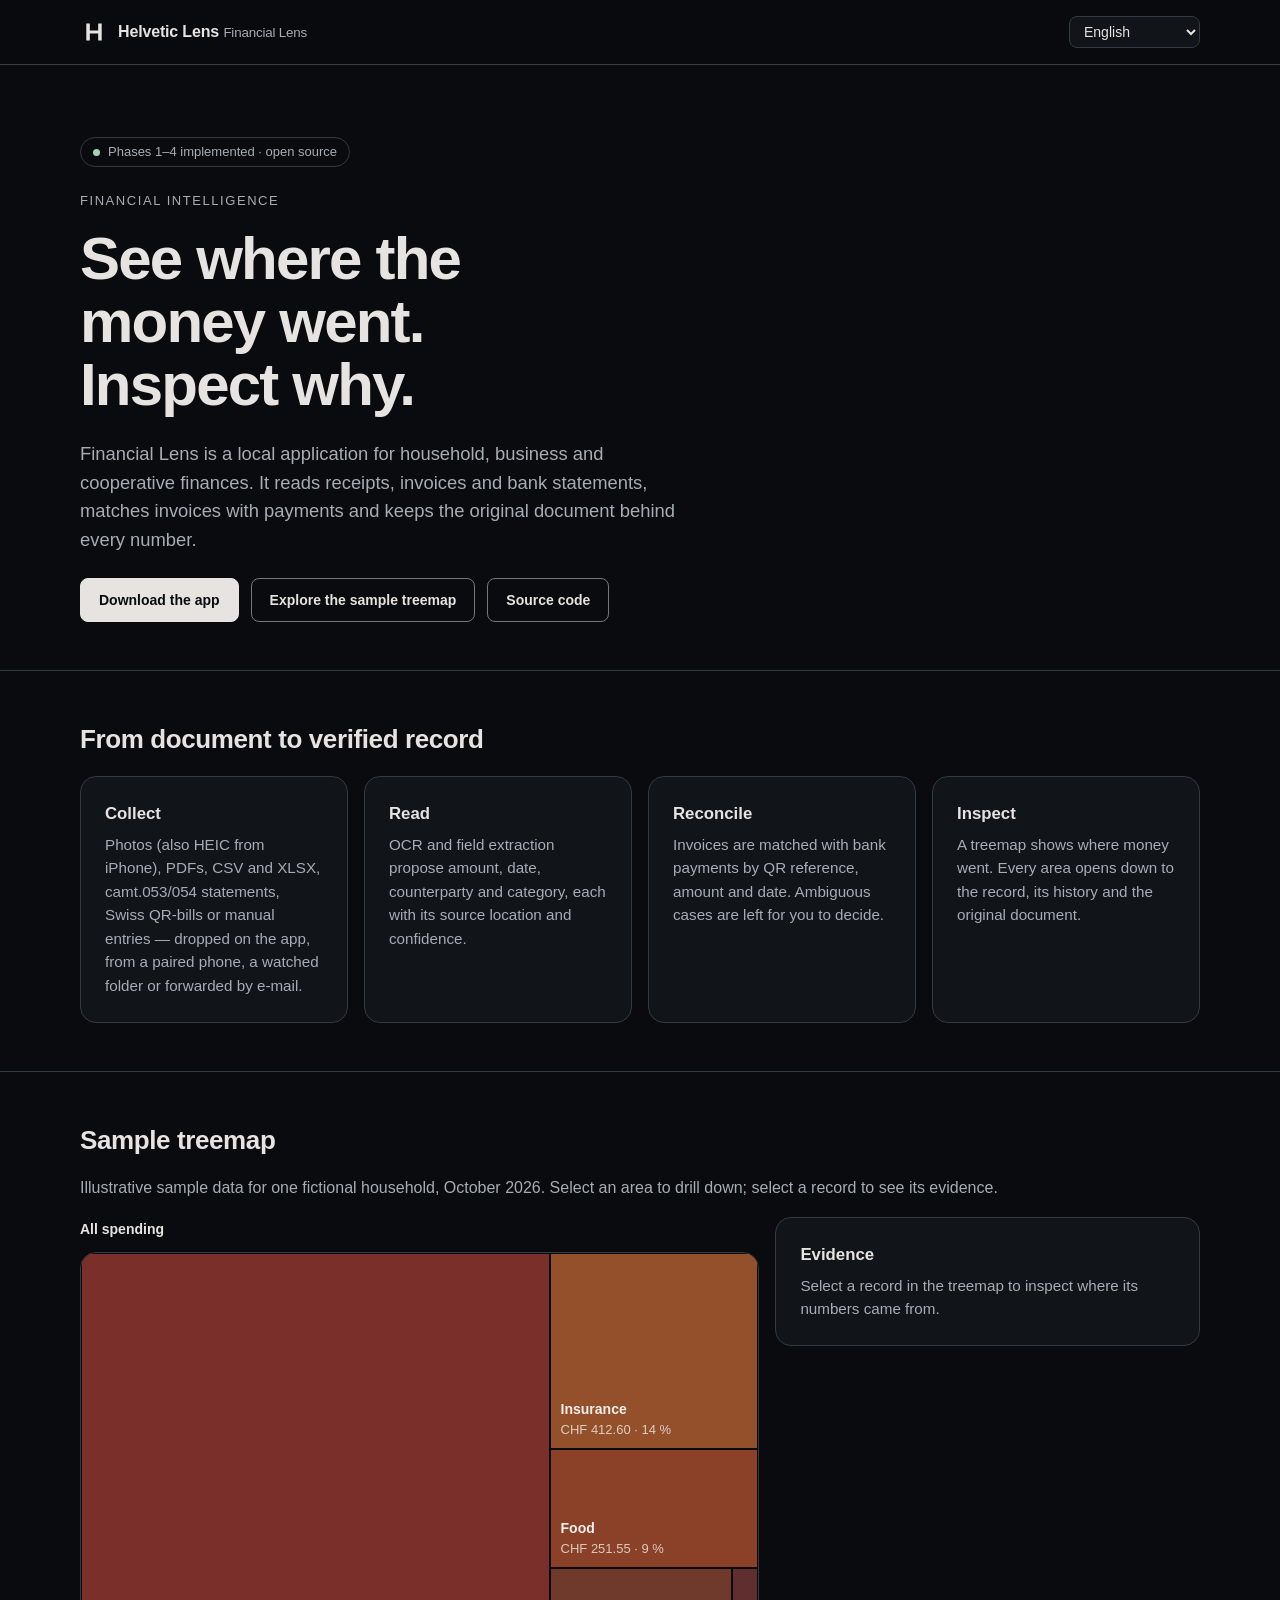
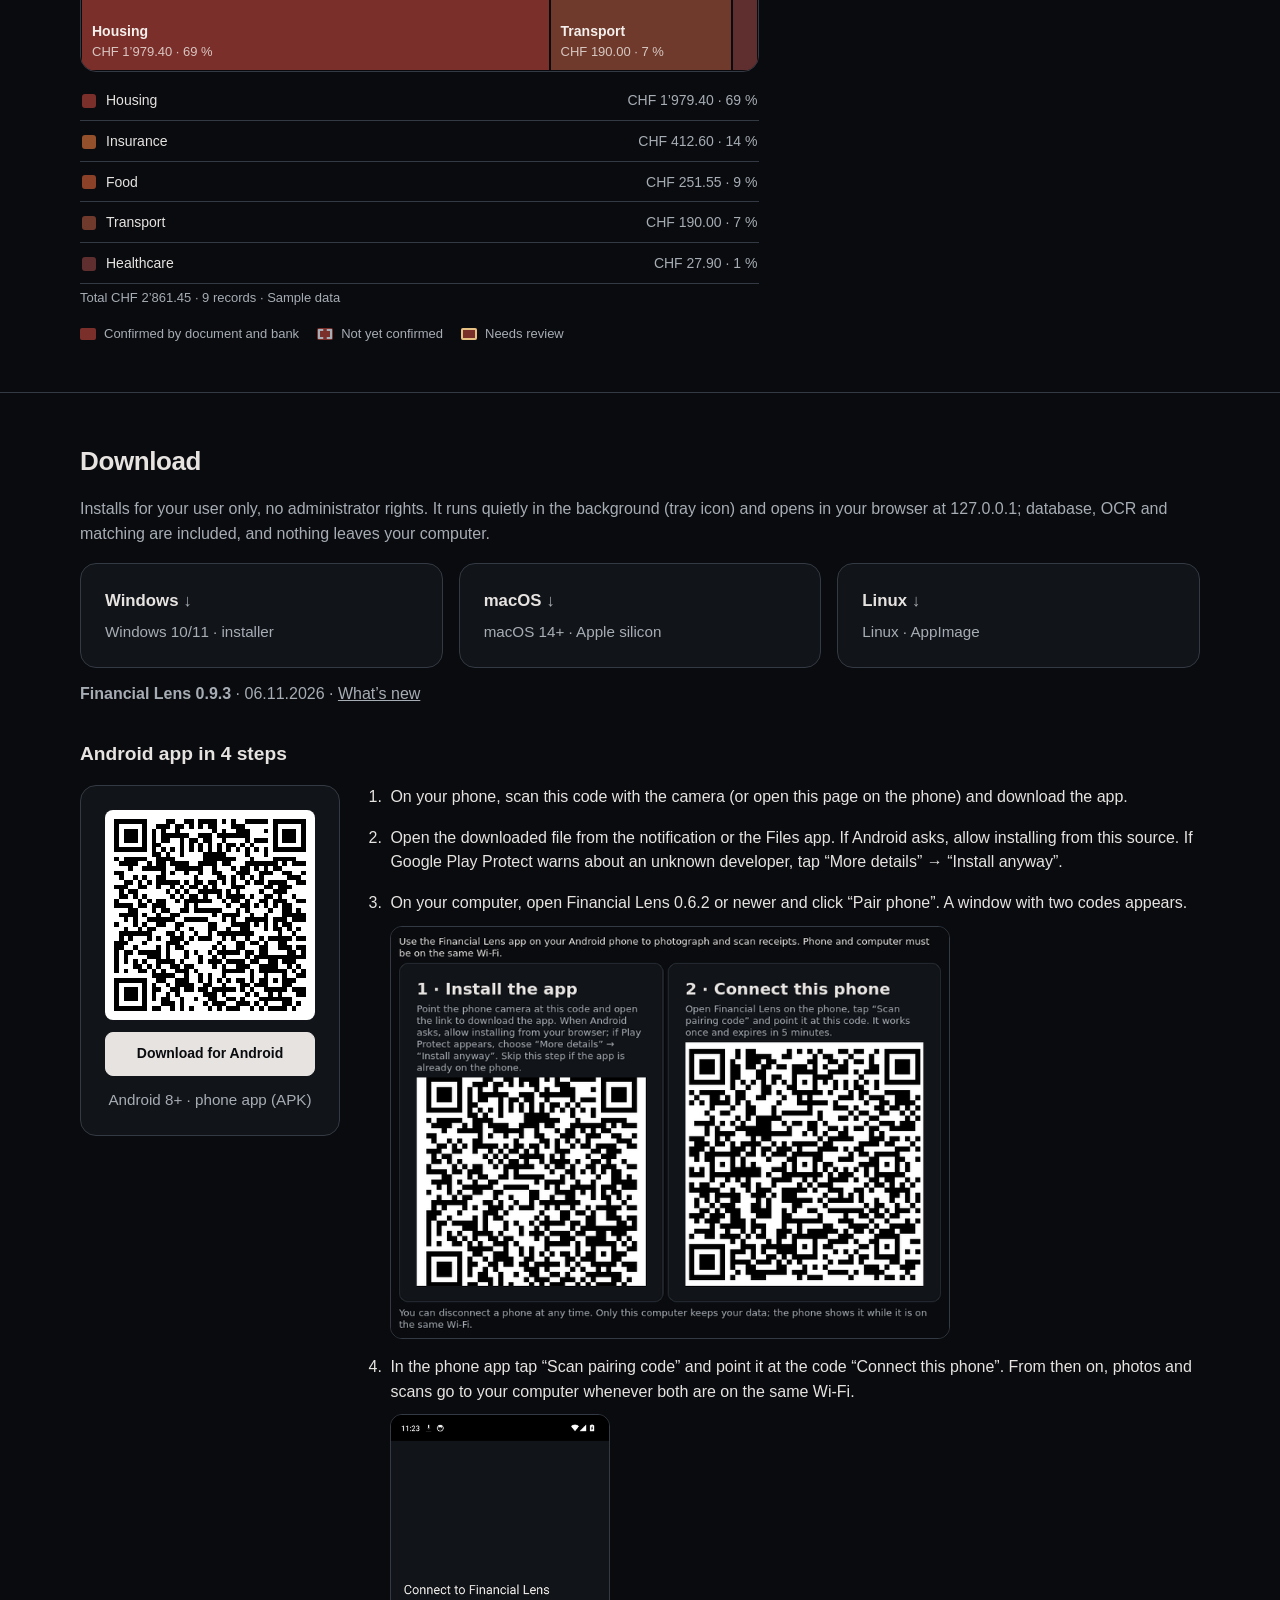
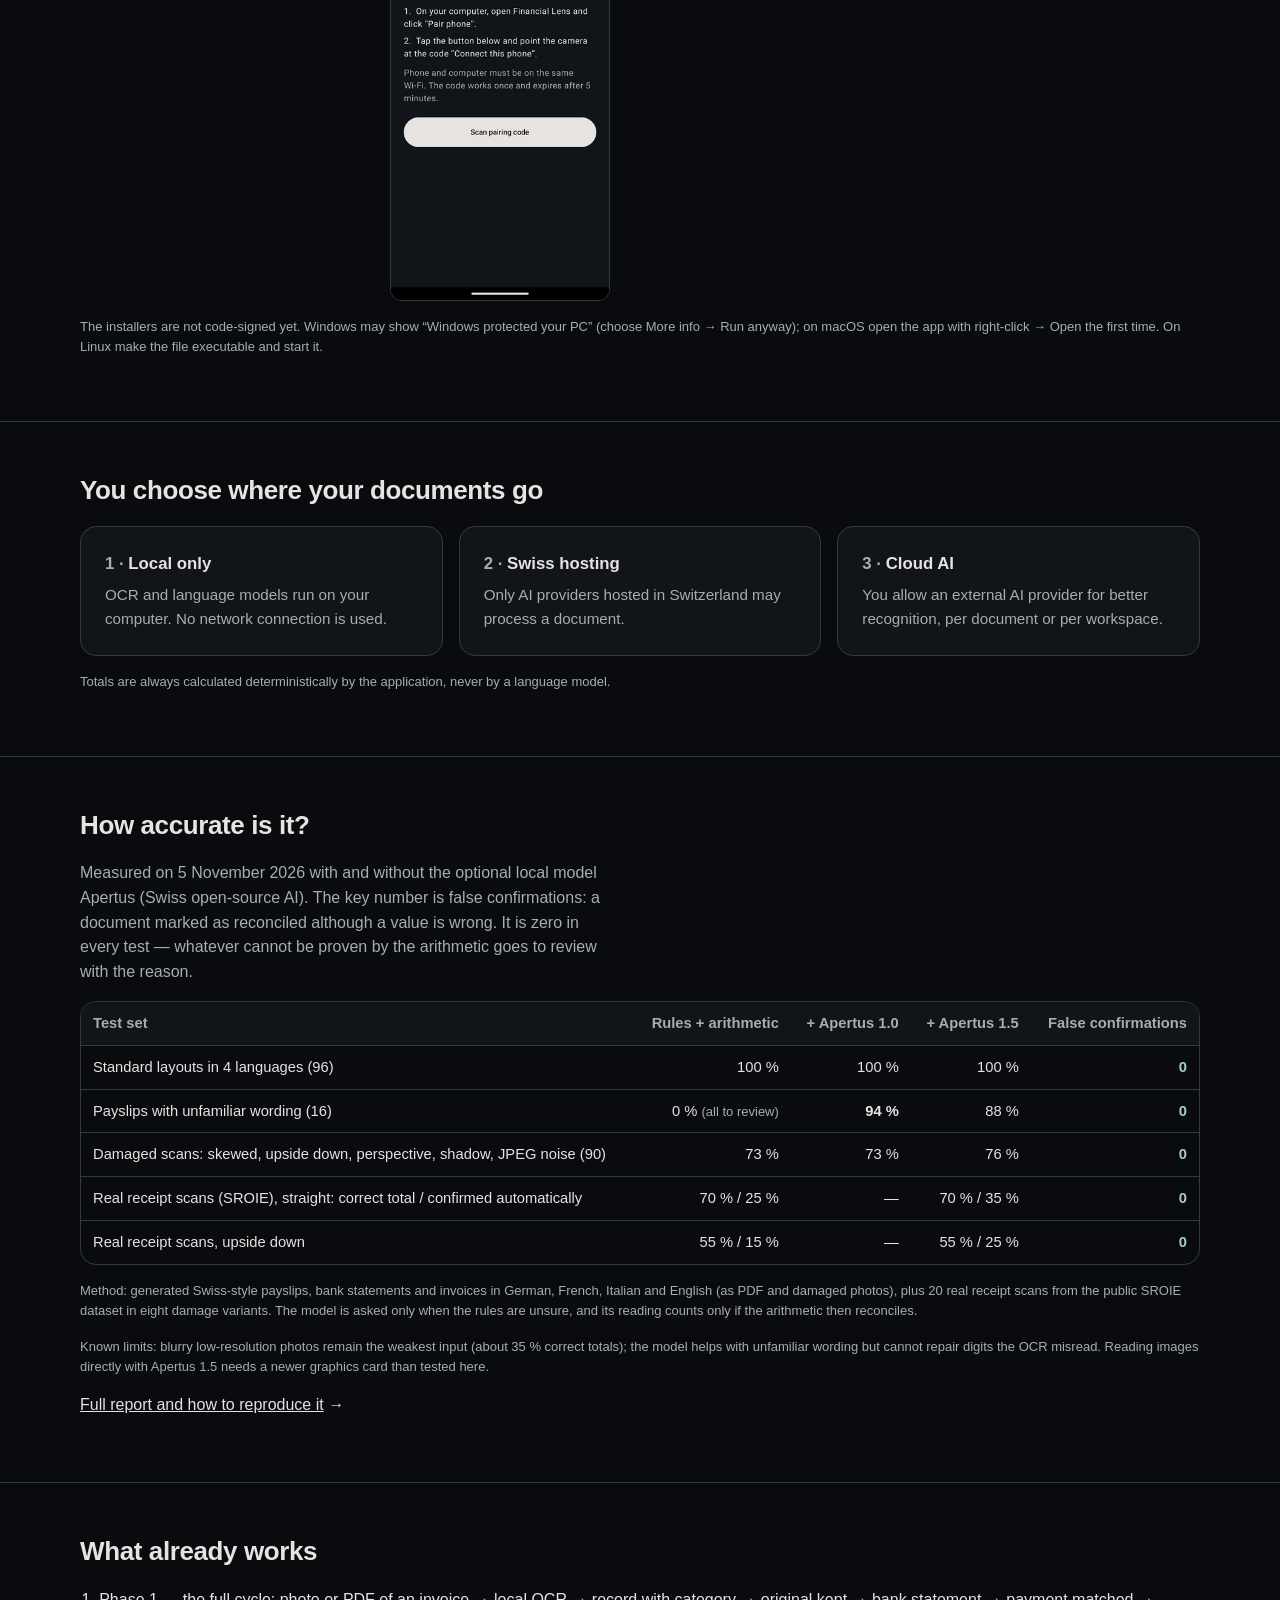
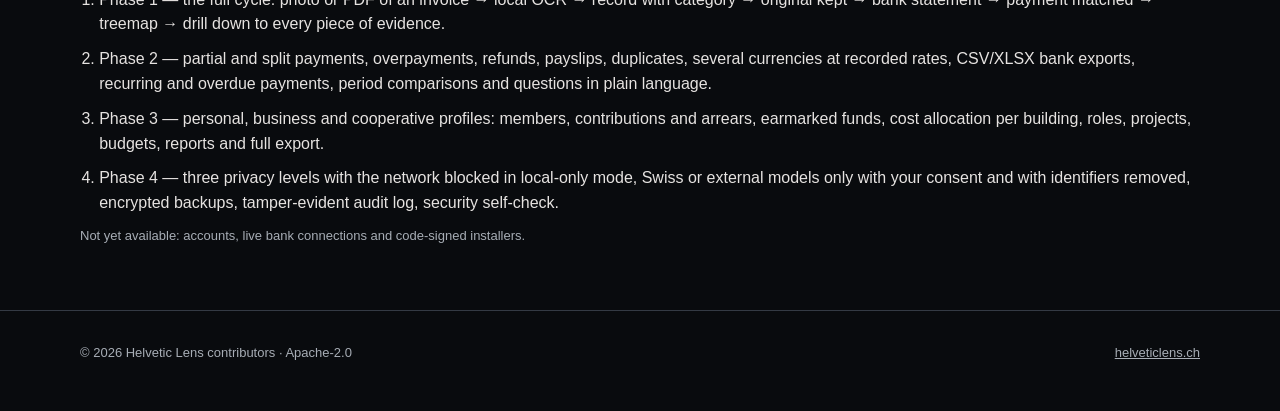
<file: site/index.html>
<!doctype html>
<html lang="en-CH">
<head>
  <meta charset="utf-8">
  <meta name="viewport" content="width=device-width, initial-scale=1">
  <title>Financial Lens · Helvetic Lens</title>
  <meta name="description" content="Evidence-first, offline-first finance for households, businesses and cooperatives. Open source.">
  <link rel="icon" href="assets/favicon.svg?v=20261105170258" type="image/svg+xml">
  <link rel="stylesheet" href="assets/design-tokens.css?v=20261105170258">
  <link rel="stylesheet" href="assets/site.css?v=20261106163000">
</head>
<body>
  <a class="skip" href="#main" data-i18n="skip">Skip to content</a>
  <header class="top">
    <div class="wrap">
      <a class="brand" href="./"><img src="assets/favicon.svg?v=20261105170258" alt=""> <span>Helvetic Lens <small>Financial Lens</small></span></a>
      <label class="lang"><span class="skip" data-i18n="language">Language</span>
        <select id="lang" aria-label="Language">
          <option value="en-CH">English</option>
          <option value="de-CH">Deutsch</option>
          <option value="fr-CH">Français</option>
          <option value="it-CH">Italiano</option>
          <option value="rm">Rumantsch</option>
        </select>
      </label>
    </div>
  </header>

  <main id="main">
    <div class="wrap hero">
      <p class="status ok" data-i18n="status">Phases 1–4 implemented · open source</p>
      <p class="eyebrow" data-i18n="eyebrow">Financial intelligence</p>
      <h1 data-i18n="title">See where the money went. Inspect why.</h1>
      <p class="lead" data-i18n="lead">Financial Lens is a local application for household, business and cooperative finances. It reads receipts, invoices and bank statements, matches invoices with payments and keeps the original document behind every number.</p>
      <div class="actions">
        <a class="btn primary" href="#download" data-i18n="ctaDownload">Download the app</a>
        <a class="btn" href="#demo" data-i18n="ctaDemo">Explore the sample treemap</a>
        <a class="btn" href="https://github.com/HappyMiha/helveticlens-finance" data-i18n="ctaCode">Source code</a>
      </div>
    </div>

    <section aria-labelledby="h-how">
      <div class="wrap">
        <h2 id="h-how" data-i18n="howTitle">From document to verified record</h2>
        <div class="grid">
          <div class="card"><h3 data-i18n="s1t">Collect</h3><p data-i18n="s1">Photos (also HEIC from iPhone), PDFs, CSV and XLSX, camt.053/054 statements, Swiss QR-bills or manual entries — dropped on the app, from a paired phone, a watched folder or forwarded by e-mail.</p></div>
          <div class="card"><h3 data-i18n="s2t">Read</h3><p data-i18n="s2">OCR and field extraction propose amount, date, counterparty and category, each with its source location and confidence.</p></div>
          <div class="card"><h3 data-i18n="s3t">Reconcile</h3><p data-i18n="s3">Invoices are matched with bank payments by QR reference, amount and date. Ambiguous cases are left for you to decide.</p></div>
          <div class="card"><h3 data-i18n="s4t">Inspect</h3><p data-i18n="s4">A treemap shows where money went. Every area opens down to the record, its history and the original document.</p></div>
        </div>
      </div>
    </section>

    <section id="demo" aria-labelledby="h-demo">
      <div class="wrap">
        <h2 id="h-demo" data-i18n="demoTitle">Sample treemap</h2>
        <p class="muted" data-i18n="demoNote">Illustrative sample data for one fictional household, October 2026. Select an area to drill down; select a record to see its evidence.</p>
        <div class="demo">
          <div>
            <nav class="crumbs" id="crumbs" aria-label="Breadcrumb"></nav>
            <div class="treemap" id="treemap" role="group" aria-label="Treemap"></div>
            <ul class="tm-list" id="tm-list" aria-label="Areas in this view"></ul>
            <p class="meta num" id="total"></p>
            <ul class="legend meta">
              <li><span class="lg lg-confirmed"></span><span data-i18n="lgConfirmed">Confirmed by document and bank</span></li>
              <li><span class="lg lg-unconfirmed"></span><span data-i18n="lgUnconfirmed">Not yet confirmed</span></li>
              <li><span class="lg lg-review"></span><span data-i18n="lgReview">Needs review</span></li>
            </ul>
          </div>
          <aside class="card evidence" id="evidence" aria-live="polite">
            <h3 data-i18n="evTitle">Evidence</h3>
            <p class="muted" data-i18n="evEmpty">Select a record in the treemap to inspect where its numbers came from.</p>
          </aside>
        </div>
      </div>
    </section>

    <section id="download" aria-labelledby="h-download">
      <div class="wrap">
        <h2 id="h-download" data-i18n="dlTitle">Download</h2>
        <p class="muted" data-i18n="dlLead">Installs for your user only, no administrator rights. It runs quietly in the background (tray icon) and opens in your browser at 127.0.0.1; database, OCR and matching are included, and nothing leaves your computer.</p>
        <div class="grid downloads">
          <a class="card dl" href="https://github.com/HappyMiha/helveticlens-finance/releases/latest/download/FinancialLens-Setup-x64.exe"><h3>Windows</h3><p data-i18n="dlWin">Windows 10/11 · installer</p></a>
          <a class="card dl" href="https://github.com/HappyMiha/helveticlens-finance/releases/latest/download/FinancialLens-macOS-arm64.dmg"><h3>macOS</h3><p data-i18n="dlMac">macOS 14+ · Apple silicon</p></a>
          <a class="card dl" href="https://github.com/HappyMiha/helveticlens-finance/releases/latest/download/FinancialLens-x86_64.AppImage"><h3>Linux</h3><p data-i18n="dlLinux">Linux · AppImage</p></a>
        </div>
        <p class="muted dl-version"><strong>Financial Lens 0.9.3</strong> · 06.11.2026 · <a href="https://github.com/HappyMiha/helveticlens-finance/releases" data-i18n="dlNews">What’s new</a></p>
        <h3 class="guide-title" id="android" data-i18n="gTitle">Android app in 4 steps</h3>
        <div class="android-guide">
          <div class="card qrcard">
            <img src="assets/guide/android-download-qr.png" width="222" height="222" alt="QR code: download the Financial Lens Android app">
            <a class="btn primary" href="https://github.com/HappyMiha/helveticlens-finance/releases/latest/download/FinancialLens-Android.apk" data-i18n="gBtn">Download for Android</a>
            <p class="meta" data-i18n="dlAndroid">Android 8+ · phone app (APK)</p>
          </div>
          <ol class="steps">
            <li data-i18n="g1">On your phone, scan this code with the camera (or open this page on the phone) and download the app.</li>
            <li data-i18n="g2">Open the downloaded file from the notification or the Files app. If Android asks, allow installing from this source. If Google Play Protect warns about an unknown developer, tap “More details” → “Install anyway”.</li>
            <li><span data-i18n="g3">On your computer, open Financial Lens 0.6.2 or newer and click “Pair phone”. A window with two codes appears.</span>
              <img class="shot" src="assets/guide/desktop-pair.png" width="720" height="530" alt="The Pair phone window on the computer with two codes" loading="lazy"></li>
            <li><span data-i18n="g4">In the phone app tap “Scan pairing code” and point it at the code “Connect this phone”. From then on, photos and scans go to your computer whenever both are on the same Wi-Fi.</span>
              <img class="shot phone" src="assets/guide/phone-pair.png" width="360" height="800" alt="The pairing screen of the phone app" loading="lazy"></li>
          </ol>
        </div>
        <p class="meta note" data-i18n="dlUnsigned">The installers are not code-signed yet. Windows may show “Windows protected your PC” (choose More info → Run anyway); on macOS open the app with right-click → Open the first time. On Linux make the file executable and start it.</p>
      </div>
    </section>

    <section aria-labelledby="h-privacy">
      <div class="wrap levels">
        <h2 id="h-privacy" data-i18n="privTitle">You choose where your documents go</h2>
        <div class="grid">
          <div class="card"><h3 data-i18n="p1t">Local only</h3><p data-i18n="p1">OCR and language models run on your computer. No network connection is used.</p></div>
          <div class="card"><h3 data-i18n="p2t">Swiss hosting</h3><p data-i18n="p2">Only AI providers hosted in Switzerland may process a document.</p></div>
          <div class="card"><h3 data-i18n="p3t">Cloud AI</h3><p data-i18n="p3">You allow an external AI provider for better recognition, per document or per workspace.</p></div>
        </div>
        <p class="meta note" data-i18n="privNote">Totals are always calculated deterministically by the application, never by a language model.</p>
      </div>
    </section>

    <section id="accuracy" aria-labelledby="h-acc">
      <div class="wrap">
        <h2 id="h-acc" data-i18n="accTitle">How accurate is it?</h2>
        <p class="lead small-lead" data-i18n="accLead">Measured on 5 November 2026 with and without the optional local model Apertus (Swiss open-source AI). The key number is false confirmations: a document marked as reconciled although a value is wrong. It is zero in every test — whatever cannot be proven by the arithmetic goes to review with the reason.</p>
        <div class="table-scroll">
          <table class="acc num">
            <thead><tr><th data-i18n="accSet">Test set</th><th data-i18n="accRules">Rules + arithmetic</th>
              <th>+ Apertus 1.0</th><th>+ Apertus 1.5</th><th data-i18n="accFalse">False confirmations</th></tr></thead>
            <tbody>
              <tr><td data-i18n="accR5">Standard layouts in 4 languages (96)</td><td>100 %</td><td>100 %</td><td>100 %</td><td class="zero">0</td></tr>
              <tr><td data-i18n="accR1">Payslips with unfamiliar wording (16)</td><td>0 % <span class="meta">(<span data-i18n="accReview">all to review</span>)</span></td><td><strong>94 %</strong></td><td>88 %</td><td class="zero">0</td></tr>
              <tr><td data-i18n="accR2">Damaged scans: skewed, upside down, perspective, shadow, JPEG noise (90)</td><td>73 %</td><td>73 %</td><td>76 %</td><td class="zero">0</td></tr>
              <tr><td data-i18n="accR3">Real receipt scans (SROIE), straight: correct total / confirmed automatically</td><td>70 % / 25 %</td><td>—</td><td>70 % / 35 %</td><td class="zero">0</td></tr>
              <tr><td data-i18n="accR4">Real receipt scans, upside down</td><td>55 % / 15 %</td><td>—</td><td>55 % / 25 %</td><td class="zero">0</td></tr>
            </tbody>
          </table>
        </div>
        <p class="meta note" data-i18n="accHow">Method: generated Swiss-style payslips, bank statements and invoices in German, French, Italian and English (as PDF and damaged photos), plus 20 real receipt scans from the public SROIE dataset in eight damage variants. The model is asked only when the rules are unsure, and its reading counts only if the arithmetic then reconciles.</p>
        <p class="meta" data-i18n="accLimits">Known limits: blurry low-resolution photos remain the weakest input (about 35 % correct totals); the model helps with unfamiliar wording but cannot repair digits the OCR misread. Reading images directly with Apertus 1.5 needs a newer graphics card than tested here.</p>
        <p><a href="https://github.com/HappyMiha/helveticlens-finance/blob/main/docs/EVALUATION.md" data-i18n="accLink">Full report and how to reproduce it</a> →</p>
      </div>
    </section>

    <section aria-labelledby="h-road">
      <div class="wrap">
        <h2 id="h-road" data-i18n="roadTitle">What already works</h2>
        <ol class="road">
          <li data-i18n="r1">Phase 1 — the full cycle: photo or PDF of an invoice → local OCR → record with category → original kept → bank statement → payment matched → treemap → drill down to every piece of evidence.</li>
          <li data-i18n="r2">Phase 2 — partial and split payments, overpayments, refunds, payslips, duplicates, several currencies at recorded rates, CSV/XLSX bank exports, recurring and overdue payments, period comparisons and questions in plain language.</li>
          <li data-i18n="r3">Phase 3 — personal, business and cooperative profiles: members, contributions and arrears, earmarked funds, cost allocation per building, roles, projects, budgets, reports and full export.</li>
          <li data-i18n="r4">Phase 4 — three privacy levels with the network blocked in local-only mode, Swiss or external models only with your consent and with identifiers removed, encrypted backups, tamper-evident audit log, security self-check.</li>
        </ol>
        <p class="meta" data-i18n="roadNote">Not yet available: accounts, live bank connections and code-signed installers.</p>
      </div>
    </section>
  </main>

  <footer>
    <div class="wrap">
      <span>© 2026 Helvetic Lens contributors · Apache-2.0</span>
      <span><a href="https://helveticlens.ch/">helveticlens.ch</a></span>
    </div>
  </footer>
  <script src="assets/site.js?v=20261106163000" defer></script>
</body>
</html>
</file>
<file: site/assets/design-tokens.css>
:root {
  color-scheme: light;
  --hl-bg: #090b0e;
  --hl-surface: #111418;
  --hl-slate: #343a44;
  --hl-graphite: #55575c;
  --hl-text: #e6e3e1;
  --hl-muted: #a7adb5;
  --hl-steel: #768798;
  --hl-signal: #e63b32;
  --hl-glass-fill: rgb(255 255 255 / 5.5%);
  --hl-glass-border: rgb(230 227 225 / 24%);
  --hl-radius: 24px;
  --hl-blur: 30px;
  --hl-ease: cubic-bezier(0.2, 0.8, 0.2, 1);
  --hl-lens-duration: 560ms;
  --hl-refraction-cyan: #72e0ff;
  --hl-refraction-violet: #8c7bff;
  --hl-refraction-amber: #ffd27a;
  --hl-refraction-coral: #ff8b7a;
  --background: #f6f6f3;
  --surface: #fff;
  --surface-secondary: #efefed;
  --surface-raised: #fff;
  --text-primary: #111111;
  --text-secondary: #62635f;
  --brand: #111418;
  --brand-ink: #fff;
  --brand-soft: #e6e3e1;
  --line: #d6d7d2;
  --line-strong: #959791;
  --success: #205b43;
  --success-soft: #e4f0e8;
  --warning: #754711;
  --warning-soft: #f5ebd8;
  --danger: #a12928;
  --danger-soft: #f7e8e6;
  --glass-background: rgb(246 246 243 / 88%);
  --glass-border: rgb(17 17 17 / 8%);
  --glass-blur: var(--hl-blur);
  --lens-refraction-strength: 0.48;
  --lens-distortion: 2px;
  --lens-chromatic-offset: 1px;
  --lens-edge: rgb(111 126 137 / 40%);
  --lens-highlight: rgb(255 255 255 / 65%);
  --shadow-floating: 0 8px 32px rgb(17 17 17 / 10%);
  --radius-small: 8px;
  --radius-medium: 16px;
  --radius-large: var(--hl-radius);
  --space-1: 0.5rem;
  --space-2: 1rem;
  --space-3: 1.5rem;
  --space-4: 2rem;
  --space-5: 3rem;
  --space-6: 4.5rem;
  --type-page: clamp(2rem, 3vw, 2.25rem);
  --type-section: clamp(1.375rem, 2.4vw, 1.625rem);
  --type-metric: clamp(2.5rem, 5vw, 4rem);
  --type-body: 1rem;
  --type-label: 0.875rem;
  --type-meta: 0.8125rem;
  --motion-fast: 150ms;
  --motion-normal: 220ms;
  --motion-lens: var(--hl-lens-duration);
  --font-geist-sans:
    'Inter Display', Inter, 'Helvetica Neue', Helvetica, Arial, sans-serif;
  --font-geist-mono: 'SFMono-Regular', Consolas, monospace;
  --foreground: var(--text-primary);
  --card: var(--surface);
  --card-foreground: var(--text-primary);
  --popover: var(--surface-raised);
  --popover-foreground: var(--text-primary);
  --primary: var(--brand);
  --primary-foreground: var(--brand-ink);
  --secondary: var(--surface-secondary);
  --secondary-foreground: var(--text-primary);
  --muted: var(--surface-secondary);
  --muted-foreground: var(--text-secondary);
  --accent: var(--brand-soft);
  --accent-foreground: var(--brand);
  --destructive: var(--danger);
  --border: var(--line);
  --input: var(--line-strong);
  --ring: var(--brand);
  --sidebar: var(--glass-background);
  --sidebar-foreground: var(--text-primary);
  --sidebar-primary: var(--brand);
  --sidebar-primary-foreground: var(--brand-ink);
  --sidebar-accent: var(--surface-secondary);
  --sidebar-accent-foreground: var(--text-primary);
  --sidebar-border: var(--glass-border);
  --sidebar-ring: var(--brand);
  --radius: var(--radius-medium);
  --chart-1: var(--brand);
  --chart-2: var(--success);
  --chart-3: var(--text-primary);
  --chart-4: var(--warning);
  --chart-5: var(--text-secondary);
}
:root:not([data-theme]),
:root[data-theme='dark'],
.dark {
  color-scheme: dark;
  --background: var(--hl-bg);
  --surface: var(--hl-surface);
  --surface-secondary: #181a1e;
  --surface-raised: #1b1d21;
  --text-primary: var(--hl-text);
  --text-secondary: var(--hl-muted);
  --brand: var(--hl-text);
  --brand-ink: var(--hl-bg);
  --brand-soft: #252a31;
  --line: var(--hl-slate);
  --line-strong: #73777e;
  --success: #a4d2b7;
  --success-soft: #182d23;
  --warning: #e6c083;
  --warning-soft: #32291d;
  --danger: #f2b0a9;
  --danger-soft: #361f20;
  --glass-background: var(--hl-glass-fill);
  --glass-border: var(--hl-glass-border);
  --lens-edge: rgb(169 181 194 / 35%);
  --lens-highlight: rgb(255 255 255 / 8%);
  --shadow-floating: 0 8px 32px rgb(0 0 0 / 24%);
}

@media (prefers-color-scheme: dark) {
  :root[data-theme='system'] {
    color-scheme: dark;
    --background: var(--hl-bg);
    --surface: var(--hl-surface);
    --surface-secondary: #181a1e;
    --surface-raised: #1b1d21;
    --text-primary: var(--hl-text);
    --text-secondary: var(--hl-muted);
    --brand: var(--hl-text);
    --brand-ink: var(--hl-bg);
    --brand-soft: #252a31;
    --line: var(--hl-slate);
    --line-strong: #73777e;
    --success: #a4d2b7;
    --success-soft: #182d23;
    --warning: #e6c083;
    --warning-soft: #32291d;
    --danger: #f2b0a9;
    --danger-soft: #361f20;
    --glass-background: var(--hl-glass-fill);
    --glass-border: var(--hl-glass-border);
    --lens-edge: rgb(169 181 194 / 35%);
    --lens-highlight: rgb(255 255 255 / 8%);
    --shadow-floating: 0 8px 32px rgb(0 0 0 / 24%);
  }
}
</file>
<file: site/assets/site.css>
/* Financial Lens landing. Colours come from design-tokens.css (Helvetic Lens). */
* { box-sizing: border-box; }
html { background: var(--background); }
body {
  margin: 0;
  background: var(--background);
  color: var(--text-primary);
  font-family: var(--font-geist-sans);
  font-size: var(--type-body);
  line-height: 1.55;
  -webkit-font-smoothing: antialiased;
}
a { color: inherit; }
:focus-visible { outline: 2px solid var(--text-primary); outline-offset: 3px; border-radius: 4px; }
.skip { position: absolute; left: -999px; }
.skip:focus { left: 16px; top: 16px; background: var(--surface-raised); padding: 8px 12px; z-index: 10; }

.wrap { width: min(1120px, 100% - 32px); margin-inline: auto; }

header.top {
  position: sticky; top: 0; z-index: 5;
  background: color-mix(in srgb, var(--background) 86%, transparent);
  backdrop-filter: blur(var(--glass-blur));
  -webkit-backdrop-filter: blur(var(--glass-blur));
  border-bottom: 1px solid var(--glass-border);
}
.top .wrap { display: flex; align-items: center; justify-content: space-between; gap: 16px; min-height: 64px; }
.brand { display: flex; align-items: center; gap: 10px; text-decoration: none; font-weight: 600; letter-spacing: -0.01em; }
.brand img { width: 28px; height: 28px; }
.brand small { color: var(--text-secondary); font-weight: 500; }
.lang select {
  background: var(--surface); color: var(--text-primary);
  border: 1px solid var(--line); border-radius: var(--radius-small);
  padding: 6px 28px 6px 10px; font: inherit; font-size: var(--type-label);
}

.eyebrow { font-size: var(--type-meta); letter-spacing: 0.12em; text-transform: uppercase; color: var(--text-secondary); margin: 0 0 var(--space-2); }
h1 { font-size: clamp(2.25rem, 5.2vw, 3.75rem); line-height: 1.05; letter-spacing: -0.03em; margin: 0 0 var(--space-3); max-width: 16ch; }
h2 { font-size: var(--type-section); letter-spacing: -0.015em; margin: 0 0 var(--space-2); }
h3 { font-size: 1.05rem; margin: 0 0 6px; }
p { margin: 0 0 var(--space-2); }
.lead { font-size: 1.15rem; color: var(--text-secondary); max-width: 60ch; }
.muted { color: var(--text-secondary); }
.meta { font-size: var(--type-meta); color: var(--text-secondary); }

.hero { padding: var(--space-6) 0 var(--space-5); }
.status {
  display: inline-flex; align-items: center; gap: 8px;
  border: 1px solid var(--line); border-radius: 999px; padding: 4px 12px;
  font-size: var(--type-meta); color: var(--text-secondary); margin-bottom: var(--space-3);
}
.status::before { content: ""; width: 7px; height: 7px; border-radius: 50%; background: var(--warning); }
.actions { display: flex; flex-wrap: wrap; gap: 12px; margin-top: var(--space-3); }
.btn {
  display: inline-flex; align-items: center; min-height: 44px; padding: 0 18px;
  border-radius: var(--radius-small); text-decoration: none; font-weight: 600; font-size: var(--type-label);
  border: 1px solid var(--line-strong);
}
.btn.primary { background: var(--brand); color: var(--brand-ink); border-color: var(--brand); }

section { padding: var(--space-5) 0; border-top: 1px solid var(--line); }
.grid { display: grid; gap: var(--space-2); grid-template-columns: repeat(auto-fit, minmax(240px, 1fr)); }
.card {
  background: var(--surface); border: 1px solid var(--line);
  border-radius: var(--radius-medium); padding: var(--space-3);
}
.card p { color: var(--text-secondary); margin: 0; font-size: 0.95rem; }
.num { font-variant-numeric: tabular-nums; }

/* Treemap demo */
.demo { display: grid; gap: var(--space-2); grid-template-columns: minmax(0, 1.6fr) minmax(0, 1fr); align-items: start; }
@media (max-width: 860px) { .demo { grid-template-columns: 1fr; } }
.crumbs { display: flex; flex-wrap: wrap; gap: 6px; align-items: center; margin-bottom: 10px; font-size: var(--type-label); }
.crumbs button {
  background: none; border: 0; color: var(--text-secondary); font: inherit; padding: 2px 0; cursor: pointer;
}
.crumbs button[aria-current] { color: var(--text-primary); font-weight: 600; }
.crumbs span { color: var(--line-strong); }
.treemap {
  position: relative; width: 100%; aspect-ratio: 16 / 10; min-height: 260px;
  background: var(--surface); border: 1px solid var(--line); border-radius: var(--radius-medium); overflow: hidden;
}
.tile {
  position: absolute; border: 1px solid var(--background); padding: 8px 10px;
  display: flex; flex-direction: column; justify-content: flex-end; gap: 2px;
  text-align: left; font: inherit; color: var(--text-primary); cursor: pointer; overflow: hidden;
  transition: filter var(--motion-fast) var(--hl-ease);
}
.tile:hover { box-shadow: inset 0 0 0 2px color-mix(in srgb, var(--text-primary) 55%, transparent); }
.tile strong { font-size: var(--type-label); line-height: 1.2; }
.tile span { font-size: var(--type-meta); color: var(--text-secondary); font-variant-numeric: tabular-nums; }
.tile.leaf { cursor: pointer; }

/* Refraction: only when the perspective changes (drill-down into evidence). */
.treemap.refract::after {
  content: ""; position: absolute; inset: 0; pointer-events: none;
  background: linear-gradient(115deg, transparent 30%, color-mix(in srgb, var(--hl-refraction-cyan) 16%, transparent) 45%,
    color-mix(in srgb, var(--hl-refraction-violet) 14%, transparent) 52%, color-mix(in srgb, var(--hl-refraction-amber) 10%, transparent) 58%, transparent 72%);
  animation: refract var(--motion-lens) var(--hl-ease) forwards;
}
@keyframes refract { from { transform: translateX(-60%); opacity: 1; } to { transform: translateX(60%); opacity: 0; } }
@media (prefers-reduced-motion: reduce) { .treemap.refract::after { animation: none; display: none; } .tile { transition: none; } }

.evidence dl { display: grid; grid-template-columns: max-content 1fr; gap: 6px 14px; margin: 0 0 var(--space-2); font-size: 0.92rem; }
.evidence dt { color: var(--text-secondary); }
.evidence dd { margin: 0; }
.evidence blockquote {
  margin: 0 0 var(--space-2); padding: 10px 12px; border-left: 2px solid var(--line-strong);
  background: var(--surface-secondary); font-family: var(--font-geist-mono); font-size: 0.85rem; white-space: pre-wrap;
}
.badge { display: inline-block; font-size: var(--type-meta); border: 1px solid var(--line); border-radius: 999px; padding: 1px 8px; }
.badge.ok { color: var(--success); border-color: color-mix(in srgb, var(--success) 40%, transparent); }
.badge.warn { color: var(--warning); border-color: color-mix(in srgb, var(--warning) 40%, transparent); }

.levels { counter-reset: lvl; }
.levels .card h3::before { counter-increment: lvl; content: counter(lvl) " · "; color: var(--text-secondary); }

ol.road { margin: 0; padding-left: 1.2em; }
ol.road li { margin-bottom: 10px; }

footer { border-top: 1px solid var(--line); padding: var(--space-4) 0 var(--space-5); font-size: var(--type-meta); color: var(--text-secondary); }
footer .wrap { display: flex; flex-wrap: wrap; justify-content: space-between; gap: 12px; }
.note { margin-top: 16px; }
.status.ok::before { background: var(--success); }
a.card.dl { text-decoration: none; transition: border-color var(--motion-fast) var(--hl-ease); }
a.card.dl:hover, a.card.dl:focus-visible { border-color: var(--line-strong); }
a.card.dl h3::after { content: " ↓"; color: var(--text-secondary); }
.guide-title { margin: var(--space-4) 0 var(--space-2); font-size: 1.2rem; }
.android-guide { display: grid; gap: var(--space-3); grid-template-columns: 260px minmax(0, 1fr); align-items: start; }
@media (max-width: 760px) { .android-guide { grid-template-columns: 1fr; } }
.qrcard { display: flex; flex-direction: column; align-items: center; gap: 12px; text-align: center; }
.qrcard img { width: 100%; max-width: 222px; height: auto; background: #fff; border-radius: 8px; image-rendering: pixelated; }
.qrcard .btn { width: 100%; justify-content: center; }
ol.steps { margin: 0; padding-left: 1.4em; display: grid; gap: var(--space-2); }
ol.steps li { padding-left: 4px; }
img.shot { display: block; width: 100%; max-width: 560px; height: auto; margin-top: 10px; border: 1px solid var(--line); border-radius: 12px; }
img.shot.phone { max-width: 220px; }

/* Treemap hues: same warm expense palette as the desktop app (§6.1). */
:root { --tm-1: #7a2f2a; --tm-2: #8a4127; --tm-3: #6f3a2c; --tm-4: #93502a; --tm-5: #5f2f2f; }
.tile { color: #f3efec; }
.tile span { color: color-mix(in srgb, #f3efec 78%, transparent); }
.tile.compact strong, .tile.compact span { display: none; }
.tile.st-unconfirmed { outline: 2px dashed color-mix(in srgb, var(--text-primary) 70%, transparent); outline-offset: -5px; }
.tile.st-review { outline: 2px solid var(--warning); outline-offset: -4px; }
.legend { list-style: none; display: flex; flex-wrap: wrap; gap: 6px 18px; margin: 6px 0 0; padding: 0; }
.legend li { display: inline-flex; align-items: center; gap: 8px; }
.lg { width: 16px; height: 12px; border-radius: 2px; background: var(--tm-1); display: inline-block; }
.lg-unconfirmed { outline: 2px dashed var(--text-secondary); outline-offset: -3px; }
.lg-review { outline: 2px solid var(--warning); outline-offset: -2px; }
/* Mobile: min-height combined with aspect-ratio widened the treemap beyond the screen. */
.treemap { min-height: 0; max-width: 100%; }
.demo > * { min-width: 0; }

@media (max-width: 420px) { .brand small { display: none; } }
.small-lead { font-size: 1rem; }
.table-scroll { overflow-x: auto; margin: var(--space-2) 0; border: 1px solid var(--line); border-radius: var(--radius-medium); }
table.acc { width: 100%; border-collapse: collapse; font-size: 0.92rem; min-width: 640px; }
table.acc th, table.acc td { padding: 10px 12px; text-align: left; border-bottom: 1px solid var(--line); vertical-align: top; }
table.acc th { color: var(--text-secondary); font-weight: 600; background: var(--surface); }
table.acc td:not(:first-child), table.acc th:not(:first-child) { text-align: right; white-space: nowrap; }
table.acc tbody tr:last-child td { border-bottom: 0; }
table.acc td.zero { color: var(--success); font-weight: 600; }

/* Narrow screens: a capped, squarer treemap; names of small areas live in the list below. */

.tile.compact { padding: 0; }
.tm-list { list-style: none; margin: 10px 0 4px; padding: 0; display: grid; gap: 2px; }
.tm-list button { width: 100%; display: grid; grid-template-columns: 14px minmax(0, 1fr) auto; gap: 10px; align-items: center;
  background: none; border: 0; border-bottom: 1px solid var(--line); color: var(--text-primary); font: inherit;
  font-size: var(--type-label); padding: 8px 2px; text-align: left; cursor: pointer; }
.tm-list button:hover { background: var(--surface); }
.tm-list .sw { width: 14px; height: 14px; border-radius: 3px; }
.tm-list .nm { overflow: hidden; text-overflow: ellipsis; white-space: nowrap; }
.tm-list .am { color: var(--text-secondary); white-space: nowrap; }

.treemap { aspect-ratio: auto; }
.dl-version { margin-top: 14px; }
</file>
